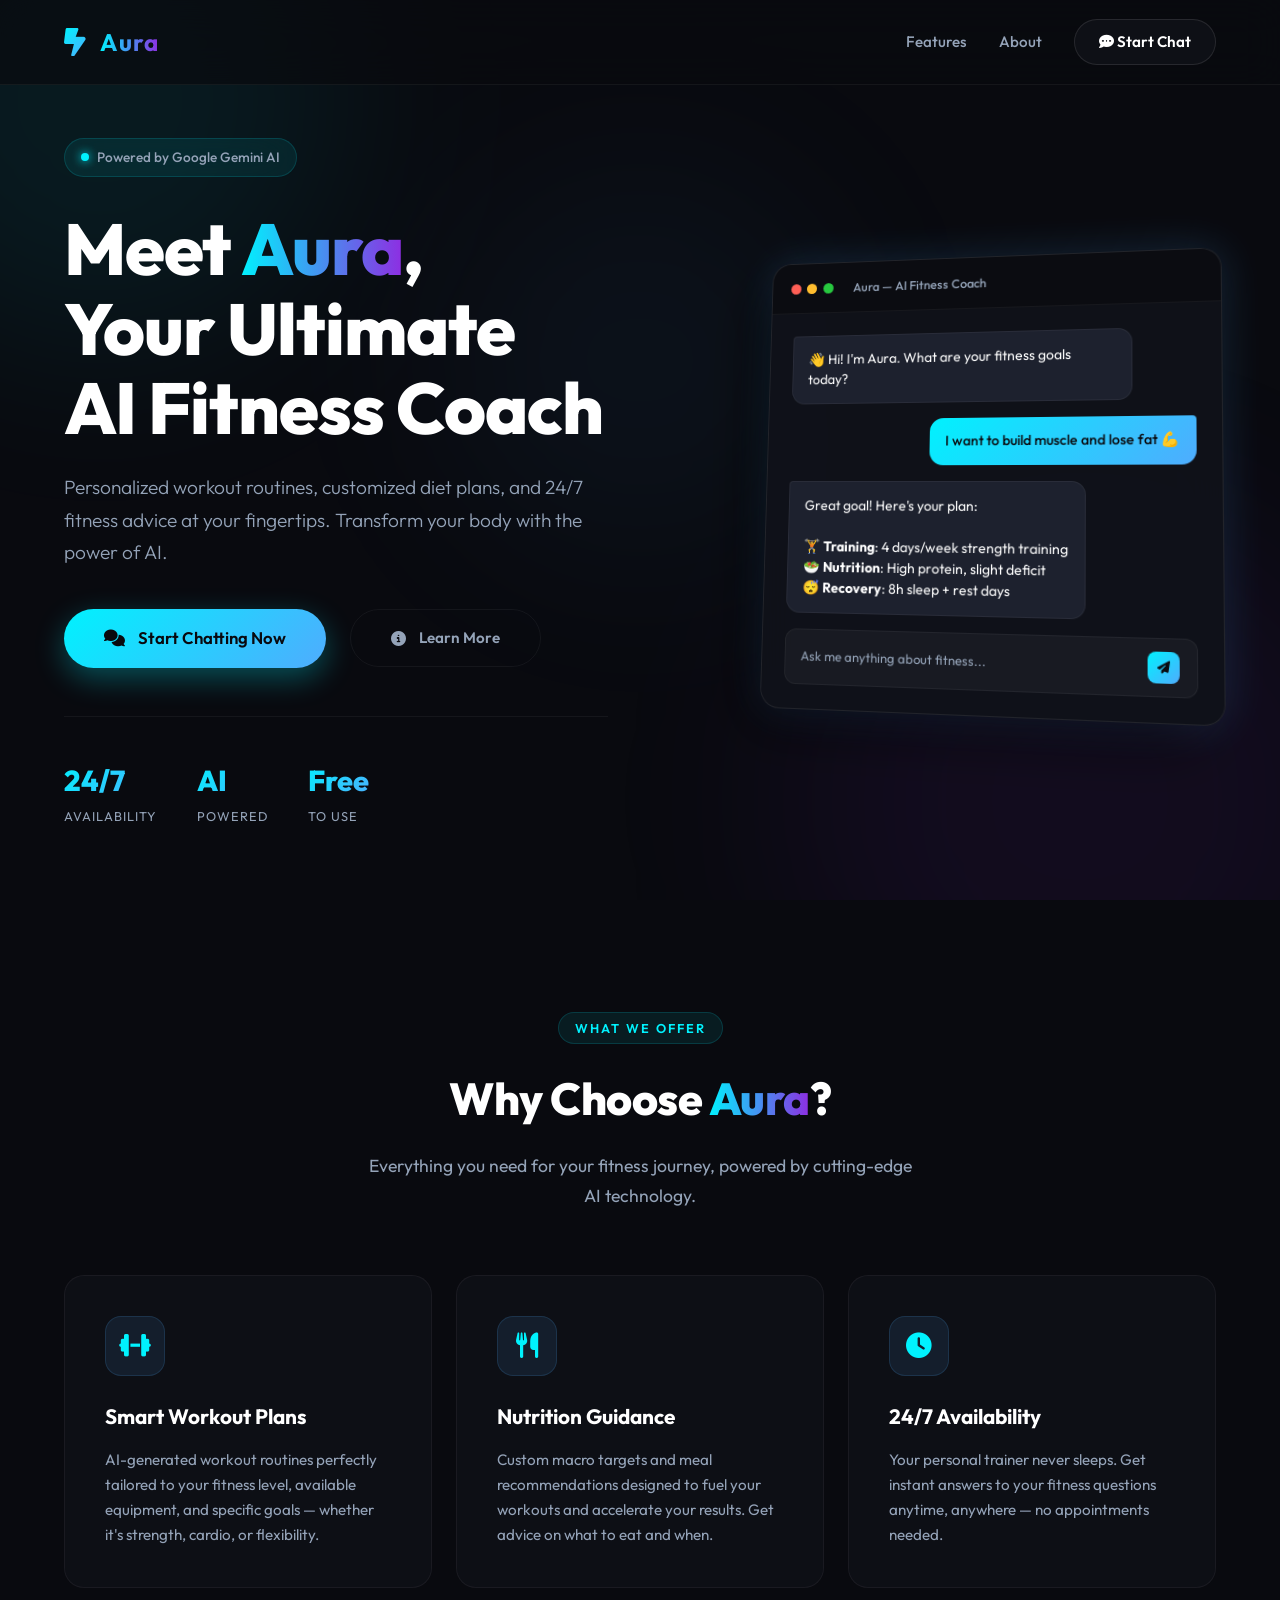
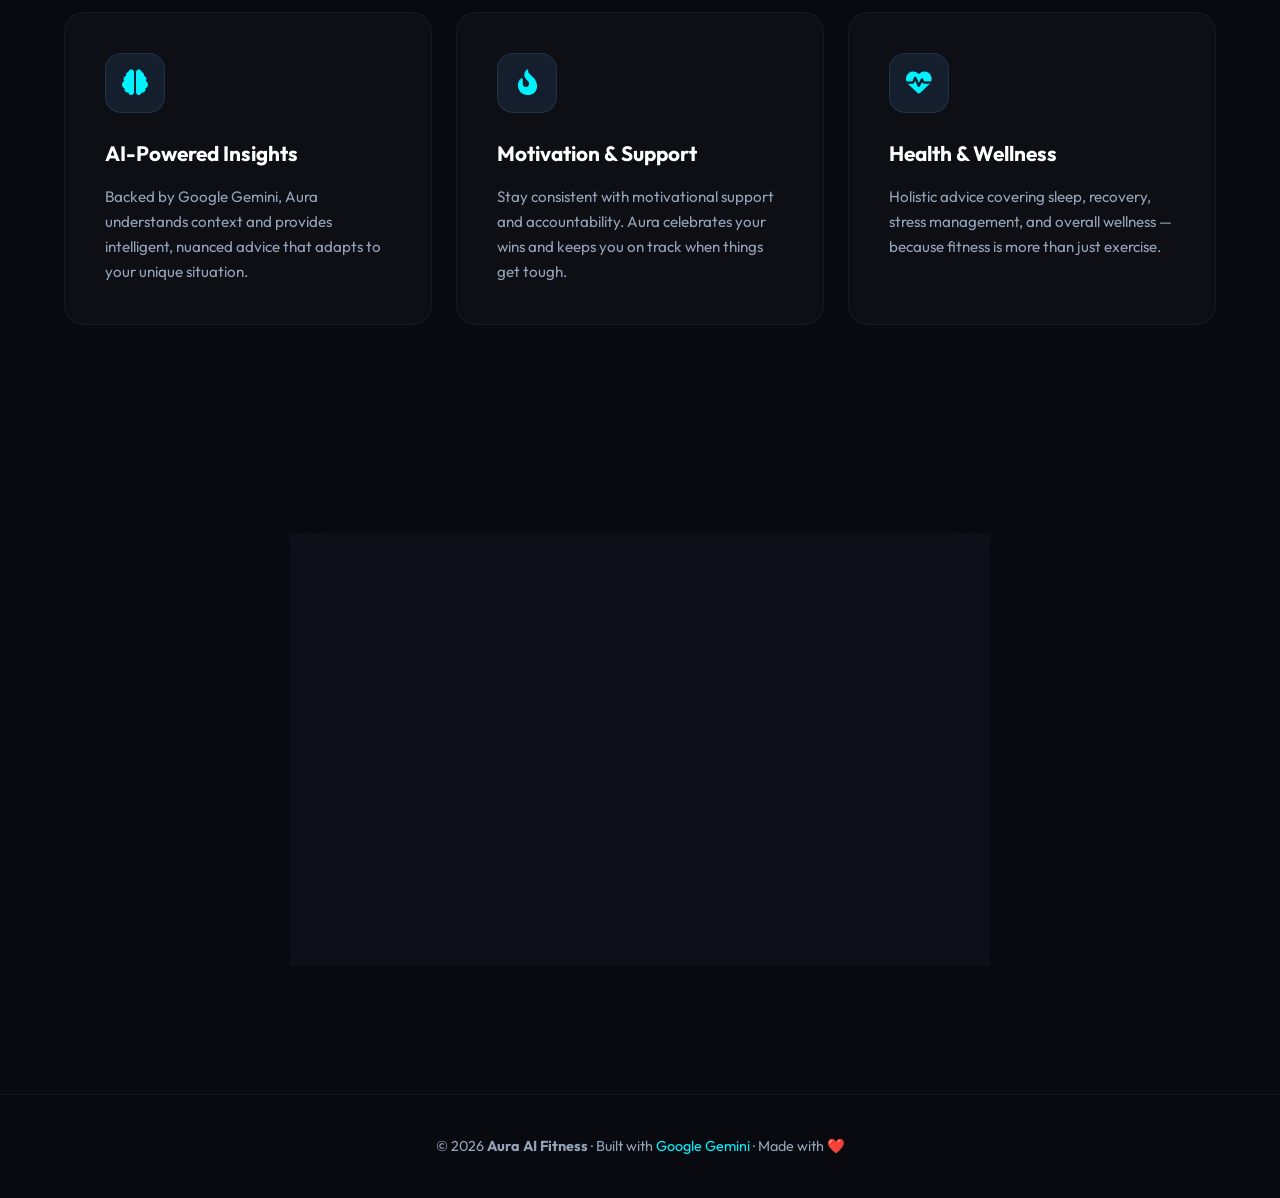
<file: frontend/index.html>
<!DOCTYPE html>
<html lang="en">
<head>
    <meta charset="UTF-8">
    <meta name="viewport" content="width=device-width, initial-scale=1.0">
    <title>Aura | Your AI Fitness Coach</title>
    <meta name="description" content="Aura is your personal AI fitness coach powered by Google Gemini. Get personalized workouts, nutrition plans, and 24/7 fitness guidance.">
    <link rel="preconnect" href="https://fonts.googleapis.com">
    <link rel="preconnect" href="https://fonts.gstatic.com" crossorigin>
    <link href="https://fonts.googleapis.com/css2?family=Outfit:wght@300;400;500;600;700;800&display=swap" rel="stylesheet">
    <link rel="stylesheet" href="https://cdnjs.cloudflare.com/ajax/libs/font-awesome/6.5.1/css/all.min.css">
    <link rel="stylesheet" href="landing.css">
</head>
<body>

    <!-- Animated Background -->
    <div class="bg-shapes">
        <div class="shape shape-1"></div>
        <div class="shape shape-2"></div>
        <div class="shape shape-3"></div>
    </div>

    <!-- Navigation -->
    <nav class="navbar">
        <a href="index.html" class="logo">
            <i class="fa-solid fa-bolt-lightning"></i>
            <span class="gradient-text">Aura</span>
        </a>
        <div class="nav-links">
            <a href="#features">Features</a>
            <a href="#about">About</a>
            <a href="chat.html" class="btn-primary">
                <i class="fa-solid fa-comment-dots"></i> Start Chat
            </a>
        </div>
    </nav>

    <!-- Hero Section -->
    <main>
        <section class="hero">
            <div class="hero-content">
                <div class="badge glass-effect">
                    <div class="pulse-dot"></div>
                    Powered by Google Gemini AI
                </div>

                <h1 class="hero-title">
                    Meet <span class="gradient-text">Aura</span>,<br>
                    Your Ultimate<br>
                    AI Fitness Coach
                </h1>

                <p class="hero-subtitle">
                    Personalized workout routines, customized diet plans, and 24/7 fitness advice at your fingertips. Transform your body with the power of AI.
                </p>

                <div class="hero-cta">
                    <a href="chat.html" class="btn-large btn-gradient" id="start-chatting-btn">
                        <i class="fa-solid fa-comments"></i>
                        Start Chatting Now
                    </a>
                    <a href="#features" class="btn-large btn-ghost">
                        <i class="fa-solid fa-circle-info"></i>
                        Learn More
                    </a>
                </div>

                <div class="stats-row">
                    <div class="stat-item">
                        <span class="stat-number">24/7</span>
                        <span class="stat-label">Availability</span>
                    </div>
                    <div class="stat-item">
                        <span class="stat-number">AI</span>
                        <span class="stat-label">Powered</span>
                    </div>
                    <div class="stat-item">
                        <span class="stat-number">Free</span>
                        <span class="stat-label">To Use</span>
                    </div>
                </div>
            </div>

            <!-- Mockup Visual -->
            <div class="hero-visual">
                <div class="mockup-window glass-effect">
                    <div class="mockup-header">
                        <div class="dots-group">
                            <div class="dot red"></div>
                            <div class="dot yellow"></div>
                            <div class="dot green"></div>
                        </div>
                        <span class="mockup-title">Aura — AI Fitness Coach</span>
                    </div>
                    <div class="mockup-body">
                        <div class="chat-bubble bot-bubble">
                            👋 Hi! I'm Aura. What are your fitness goals today?
                        </div>
                        <div class="chat-bubble user-bubble">
                            I want to build muscle and lose fat 💪
                        </div>
                        <div class="chat-bubble bot-bubble">
                            Great goal! Here's your plan:<br><br>
                            🏋️ <strong>Training</strong>: 4 days/week strength training<br>
                            🥗 <strong>Nutrition</strong>: High protein, slight deficit<br>
                            😴 <strong>Recovery</strong>: 8h sleep + rest days
                        </div>
                        <div class="mockup-input">
                            <span>Ask me anything about fitness...</span>
                            <div class="mockup-send"><i class="fa-solid fa-paper-plane"></i></div>
                        </div>
                    </div>
                </div>
            </div>
        </section>

        <!-- Features Section -->
        <section class="features" id="features">
            <div class="section-header">
                <div class="section-tag">What We Offer</div>
                <h2 class="section-title">Why Choose <span class="gradient-text">Aura</span>?</h2>
                <p class="section-subtitle">Everything you need for your fitness journey, powered by cutting-edge AI technology.</p>
            </div>

            <div class="features-grid">
                <div class="feature-card">
                    <div class="feature-icon">
                        <i class="fa-solid fa-dumbbell"></i>
                    </div>
                    <h3>Smart Workout Plans</h3>
                    <p>AI-generated workout routines perfectly tailored to your fitness level, available equipment, and specific goals — whether it's strength, cardio, or flexibility.</p>
                </div>

                <div class="feature-card">
                    <div class="feature-icon">
                        <i class="fa-solid fa-utensils"></i>
                    </div>
                    <h3>Nutrition Guidance</h3>
                    <p>Custom macro targets and meal recommendations designed to fuel your workouts and accelerate your results. Get advice on what to eat and when.</p>
                </div>

                <div class="feature-card">
                    <div class="feature-icon">
                        <i class="fa-solid fa-clock"></i>
                    </div>
                    <h3>24/7 Availability</h3>
                    <p>Your personal trainer never sleeps. Get instant answers to your fitness questions anytime, anywhere — no appointments needed.</p>
                </div>

                <div class="feature-card">
                    <div class="feature-icon">
                        <i class="fa-solid fa-brain"></i>
                    </div>
                    <h3>AI-Powered Insights</h3>
                    <p>Backed by Google Gemini, Aura understands context and provides intelligent, nuanced advice that adapts to your unique situation.</p>
                </div>

                <div class="feature-card">
                    <div class="feature-icon">
                        <i class="fa-solid fa-fire-flame-curved"></i>
                    </div>
                    <h3>Motivation & Support</h3>
                    <p>Stay consistent with motivational support and accountability. Aura celebrates your wins and keeps you on track when things get tough.</p>
                </div>

                <div class="feature-card">
                    <div class="feature-icon">
                        <i class="fa-solid fa-heart-pulse"></i>
                    </div>
                    <h3>Health & Wellness</h3>
                    <p>Holistic advice covering sleep, recovery, stress management, and overall wellness — because fitness is more than just exercise.</p>
                </div>
            </div>
        </section>

        <!-- CTA Section -->
        <section class="cta-section" id="about">
            <div class="cta-box glass-effect">
                <h2>Ready to <span class="gradient-text">Transform</span> Your Fitness?</h2>
                <p>Join thousands of users who are achieving their fitness goals with personalized AI coaching. It's free, it's instant, and it's built for you.</p>
                <a href="chat.html" class="btn-large btn-gradient" id="cta-start-btn">
                    <i class="fa-solid fa-bolt-lightning"></i>
                    Start Your Journey Free
                </a>
            </div>
        </section>
    </main>

    <!-- Footer -->
    <footer>
        <p>© 2026 <strong>Aura AI Fitness</strong> · Built with <a href="https://ai.google.dev/" target="_blank" rel="noopener">Google Gemini</a> · Made with ❤️</p>
    </footer>

</body>
</html>
</file>
<file: frontend/landing.css>
@import url('https://fonts.googleapis.com/css2?family=Outfit:wght@300;400;500;600;700;800&display=swap');

:root {
    --bg-dark: #090a0f;
    --text-primary: #ffffff;
    --text-secondary: #94a3b8;
    --accent-1: #00f2fe;
    --accent-2: #4facfe;
    --accent-3: #8e2de2;
    --gradient-primary: linear-gradient(135deg, var(--accent-1) 0%, var(--accent-2) 100%);
    --gradient-text: linear-gradient(to right, var(--accent-1), var(--accent-3));
    --glass-bg: rgba(25, 28, 36, 0.4);
    --glass-border: rgba(255, 255, 255, 0.05);
}

* {
    margin: 0;
    padding: 0;
    box-sizing: border-box;
}

html {
    scroll-behavior: smooth;
}

body {
    font-family: 'Outfit', sans-serif;
    background-color: var(--bg-dark);
    color: var(--text-primary);
    overflow-x: hidden;
    line-height: 1.6;
}

/* Background Shapes */
.bg-shapes {
    position: fixed;
    top: 0;
    left: 0;
    width: 100vw;
    height: 100vh;
    z-index: -1;
    overflow: hidden;
}

.shape {
    position: absolute;
    border-radius: 50%;
    filter: blur(100px);
    opacity: 0.5;
    animation: float 20s infinite alternate ease-in-out;
}

.shape-1 {
    width: 500px;
    height: 500px;
    background: rgba(0, 242, 254, 0.15);
    top: -150px;
    left: -150px;
}

.shape-2 {
    width: 600px;
    height: 600px;
    background: rgba(142, 45, 226, 0.15);
    bottom: -200px;
    right: -100px;
    animation-delay: -5s;
}

.shape-3 {
    width: 400px;
    height: 400px;
    background: rgba(79, 172, 254, 0.1);
    top: 40%;
    left: 50%;
    transform: translate(-50%, -50%);
    animation-delay: -10s;
}

@keyframes float {
    0% { transform: translate(0, 0) scale(1); }
    100% { transform: translate(100px, 50px) scale(1.2); }
}

/* Utilities */
.glass-effect {
    background: var(--glass-bg);
    backdrop-filter: blur(20px);
    -webkit-backdrop-filter: blur(20px);
    border: 1px solid var(--glass-border);
}

.gradient-text {
    background: var(--gradient-text);
    -webkit-background-clip: text;
    -webkit-text-fill-color: transparent;
    background-clip: text;
}

/* Navbar */
.navbar {
    position: fixed;
    top: 0;
    width: 100%;
    padding: 1.2rem 5%;
    display: flex;
    justify-content: space-between;
    align-items: center;
    z-index: 100;
    border-bottom: 1px solid var(--glass-border);
    background: rgba(9, 10, 15, 0.7);
    backdrop-filter: blur(20px);
    -webkit-backdrop-filter: blur(20px);
}

.logo {
    display: flex;
    align-items: center;
    gap: 0.8rem;
    font-size: 1.5rem;
    font-weight: 700;
    letter-spacing: 1px;
    text-decoration: none;
    color: var(--text-primary);
}

.logo i {
    font-size: 1.8rem;
    background: var(--gradient-primary);
    -webkit-background-clip: text;
    -webkit-text-fill-color: transparent;
    background-clip: text;
}

.nav-links {
    display: flex;
    align-items: center;
    gap: 2rem;
}

.nav-links a:not(.btn-primary) {
    color: var(--text-secondary);
    text-decoration: none;
    font-weight: 500;
    transition: color 0.3s ease;
    font-size: 0.95rem;
}

.nav-links a:not(.btn-primary):hover {
    color: var(--accent-1);
}

.btn-primary {
    background: var(--glass-bg);
    color: white;
    text-decoration: none;
    padding: 0.6rem 1.5rem;
    border-radius: 50px;
    border: 1px solid rgba(255, 255, 255, 0.1);
    font-weight: 600;
    transition: all 0.3s ease;
    font-size: 0.95rem;
}

.btn-primary:hover {
    background: rgba(255, 255, 255, 0.1);
    border-color: var(--accent-1);
    box-shadow: 0 0 15px rgba(0, 242, 254, 0.2);
}

/* Hero Section */
.hero {
    min-height: 100vh;
    padding: 8rem 5% 4rem;
    display: flex;
    align-items: center;
    justify-content: space-between;
    gap: 4rem;
    max-width: 1400px;
    margin: 0 auto;
}

.hero-content {
    flex: 1;
    max-width: 650px;
}

.badge {
    display: inline-flex;
    align-items: center;
    gap: 0.5rem;
    padding: 0.5rem 1rem;
    border-radius: 50px;
    font-size: 0.85rem;
    font-weight: 500;
    margin-bottom: 2rem;
    color: var(--text-secondary);
    background: rgba(0, 242, 254, 0.08);
    border: 1px solid rgba(0, 242, 254, 0.15);
}

.pulse-dot {
    width: 8px;
    height: 8px;
    background-color: var(--accent-1);
    border-radius: 50%;
    box-shadow: 0 0 10px var(--accent-1);
    animation: pulse 2s infinite;
    flex-shrink: 0;
}

@keyframes pulse {
    0% { box-shadow: 0 0 0 0 rgba(0, 242, 254, 0.4); }
    70% { box-shadow: 0 0 0 10px rgba(0, 242, 254, 0); }
    100% { box-shadow: 0 0 0 0 rgba(0, 242, 254, 0); }
}

.hero-title {
    font-size: 4.5rem;
    font-weight: 800;
    line-height: 1.1;
    margin-bottom: 1.5rem;
    letter-spacing: -1px;
}

.hero-subtitle {
    font-size: 1.2rem;
    color: var(--text-secondary);
    margin-bottom: 2.5rem;
    font-weight: 300;
    line-height: 1.7;
}

.hero-cta {
    display: flex;
    align-items: center;
    gap: 1.5rem;
    flex-wrap: wrap;
}

.btn-large {
    display: inline-flex;
    align-items: center;
    gap: 0.8rem;
    padding: 1rem 2.5rem;
    font-size: 1.05rem;
    font-weight: 600;
    text-decoration: none;
    border-radius: 50px;
    transition: all 0.3s ease;
    font-family: 'Outfit', sans-serif;
}

.btn-gradient {
    background: var(--gradient-primary);
    color: var(--bg-dark);
    box-shadow: 0 10px 30px rgba(0, 242, 254, 0.3);
}

.btn-gradient:hover {
    transform: translateY(-3px);
    box-shadow: 0 15px 40px rgba(0, 242, 254, 0.4);
}

.btn-ghost {
    background: transparent;
    color: var(--text-secondary);
    border: 1px solid var(--glass-border);
    font-size: 0.95rem;
}

.btn-ghost:hover {
    color: var(--text-primary);
    border-color: rgba(255,255,255,0.15);
}

/* Stats Row */
.stats-row {
    display: flex;
    gap: 2.5rem;
    margin-top: 3rem;
    padding-top: 2.5rem;
    border-top: 1px solid var(--glass-border);
    flex-wrap: wrap;
}

.stat-item {
    display: flex;
    flex-direction: column;
    gap: 0.2rem;
}

.stat-number {
    font-size: 1.8rem;
    font-weight: 800;
    background: var(--gradient-primary);
    -webkit-background-clip: text;
    -webkit-text-fill-color: transparent;
    background-clip: text;
}

.stat-label {
    font-size: 0.8rem;
    color: var(--text-secondary);
    text-transform: uppercase;
    letter-spacing: 1px;
}

/* Hero Visual */
.hero-visual {
    flex: 1;
    display: flex;
    justify-content: flex-end;
    perspective: 1000px;
}

.mockup-window {
    width: 100%;
    max-width: 460px;
    border-radius: 20px;
    overflow: hidden;
    transform: rotateY(-10deg) rotateX(5deg);
    box-shadow: -20px 20px 60px rgba(0, 0, 0, 0.5), 0 0 40px rgba(79, 172, 254, 0.2);
    transition: transform 0.5s ease;
    background: rgba(15, 17, 25, 0.95);
    border: 1px solid rgba(255,255,255,0.08);
}

.mockup-window:hover {
    transform: rotateY(0) rotateX(0);
}

.mockup-header {
    background: rgba(0, 0, 0, 0.3);
    padding: 1rem 1.25rem;
    display: flex;
    align-items: center;
    gap: 0.5rem;
    border-bottom: 1px solid var(--glass-border);
}

.dots-group {
    display: flex;
    gap: 0.4rem;
    margin-right: 0.8rem;
}

.dot {
    width: 11px;
    height: 11px;
    border-radius: 50%;
}

.dot.red { background-color: #ff5f56; }
.dot.yellow { background-color: #ffbd2e; }
.dot.green { background-color: #27c93f; }

.mockup-title {
    font-size: 0.8rem;
    color: var(--text-secondary);
    font-weight: 500;
}

.mockup-body {
    padding: 1.5rem;
    display: flex;
    flex-direction: column;
    gap: 1rem;
    min-height: 380px;
}

.chat-bubble {
    padding: 0.85rem 1rem;
    border-radius: 14px;
    font-size: 0.88rem;
    max-width: 85%;
    animation: fadeUp 0.5s ease forwards;
    opacity: 0;
    line-height: 1.5;
}

.bot-bubble {
    background: rgba(30, 35, 48, 0.9);
    border: 1px solid var(--glass-border);
    border-top-left-radius: 4px;
    align-self: flex-start;
    color: var(--text-primary);
}

.bot-bubble:nth-child(1) { animation-delay: 0.2s; }
.bot-bubble:nth-child(3) { animation-delay: 1.4s; }

.user-bubble {
    background: var(--gradient-primary);
    color: #0a0b0f;
    border-top-right-radius: 4px;
    align-self: flex-end;
    font-weight: 500;
    animation-delay: 0.8s;
}

.mockup-input {
    display: flex;
    align-items: center;
    gap: 0.75rem;
    padding: 0.75rem 1rem;
    background: rgba(255,255,255,0.04);
    border-radius: 12px;
    border: 1px solid var(--glass-border);
    margin-top: auto;
}

.mockup-input span {
    font-size: 0.82rem;
    color: var(--text-secondary);
    flex: 1;
}

.mockup-send {
    width: 30px;
    height: 30px;
    border-radius: 8px;
    background: var(--gradient-primary);
    display: flex;
    align-items: center;
    justify-content: center;
    font-size: 0.75rem;
    color: #0a0b0f;
    flex-shrink: 0;
}

@keyframes fadeUp {
    from { opacity: 0; transform: translateY(20px); }
    to { opacity: 1; transform: translateY(0); }
}

/* Features Section */
.features {
    padding: 7rem 5%;
    max-width: 1400px;
    margin: 0 auto;
}

.section-header {
    text-align: center;
    margin-bottom: 4rem;
}

.section-tag {
    display: inline-block;
    padding: 0.3rem 1rem;
    border-radius: 50px;
    font-size: 0.8rem;
    font-weight: 600;
    text-transform: uppercase;
    letter-spacing: 2px;
    color: var(--accent-1);
    background: rgba(0, 242, 254, 0.08);
    border: 1px solid rgba(0, 242, 254, 0.15);
    margin-bottom: 1.2rem;
}

.section-title {
    font-size: 2.8rem;
    font-weight: 800;
    letter-spacing: -0.5px;
    margin-bottom: 1rem;
}

.section-subtitle {
    font-size: 1.1rem;
    color: var(--text-secondary);
    max-width: 550px;
    margin: 0 auto;
    line-height: 1.7;
}

.features-grid {
    display: grid;
    grid-template-columns: repeat(auto-fit, minmax(300px, 1fr));
    gap: 1.5rem;
}

.feature-card {
    padding: 2.5rem;
    border-radius: 20px;
    transition: transform 0.3s ease, box-shadow 0.3s ease, border-color 0.3s ease;
    background: rgba(18, 20, 28, 0.5);
    border: 1px solid var(--glass-border);
    position: relative;
    overflow: hidden;
}

.feature-card::before {
    content: '';
    position: absolute;
    inset: 0;
    background: var(--gradient-primary);
    opacity: 0;
    transition: opacity 0.3s ease;
    border-radius: 20px;
}

.feature-card:hover {
    transform: translateY(-8px);
    box-shadow: 0 20px 50px rgba(0, 0, 0, 0.4), 0 0 30px rgba(79, 172, 254, 0.1);
    border-color: rgba(79, 172, 254, 0.25);
}

.feature-icon {
    width: 60px;
    height: 60px;
    border-radius: 16px;
    background: rgba(79, 172, 254, 0.1);
    border: 1px solid rgba(79, 172, 254, 0.15);
    color: var(--accent-1);
    display: flex;
    align-items: center;
    justify-content: center;
    font-size: 1.6rem;
    margin-bottom: 1.5rem;
    position: relative;
}

.feature-card h3 {
    font-size: 1.3rem;
    margin-bottom: 0.85rem;
    font-weight: 700;
}

.feature-card p {
    color: var(--text-secondary);
    font-size: 0.95rem;
    line-height: 1.65;
}

/* CTA Section */
.cta-section {
    padding: 6rem 5%;
    text-align: center;
}

.cta-box {
    max-width: 700px;
    margin: 0 auto;
    padding: 4rem 3rem;
    border-radius: 28px;
    background: rgba(18, 20, 30, 0.6);
    border: 1px solid rgba(79, 172, 254, 0.15);
    position: relative;
    overflow: hidden;
}

.cta-box::before {
    content: '';
    position: absolute;
    top: -50%;
    left: 50%;
    transform: translateX(-50%);
    width: 300px;
    height: 300px;
    background: radial-gradient(circle, rgba(0, 242, 254, 0.12) 0%, transparent 70%);
    pointer-events: none;
}

.cta-box h2 {
    font-size: 2.5rem;
    font-weight: 800;
    margin-bottom: 1rem;
    letter-spacing: -0.5px;
}

.cta-box p {
    font-size: 1.1rem;
    color: var(--text-secondary);
    margin-bottom: 2.5rem;
    line-height: 1.7;
}

/* Footer */
footer {
    text-align: center;
    padding: 2.5rem;
    margin-top: 2rem;
    border-top: 1px solid var(--glass-border);
    color: var(--text-secondary);
    font-size: 0.9rem;
}

footer a {
    color: var(--accent-1);
    text-decoration: none;
}

/* Responsive */
@media (max-width: 968px) {
    .hero {
        flex-direction: column;
        text-align: center;
        padding-top: 7rem;
        gap: 3rem;
    }

    .hero-content {
        max-width: 100%;
    }

    .hero-cta {
        justify-content: center;
    }

    .stats-row {
        justify-content: center;
    }

    .hero-title {
        font-size: 3.5rem;
    }

    .hero-visual {
        justify-content: center;
        width: 100%;
    }

    .mockup-window {
        transform: none;
        max-width: 380px;
    }

    .mockup-window:hover {
        transform: none;
    }
}

@media (max-width: 768px) {
    .hero-title {
        font-size: 2.8rem;
    }

    .nav-links a:not(.btn-primary) {
        display: none;
    }

    .section-title {
        font-size: 2.2rem;
    }

    .cta-box {
        padding: 3rem 2rem;
    }

    .cta-box h2 {
        font-size: 2rem;
    }
}

@media (max-width: 480px) {
    .hero-title {
        font-size: 2.2rem;
    }

    .hero-subtitle {
        font-size: 1rem;
    }

    .btn-large {
        padding: 0.9rem 2rem;
        font-size: 1rem;
    }

    .stats-row {
        gap: 1.5rem;
    }
}
</file>
